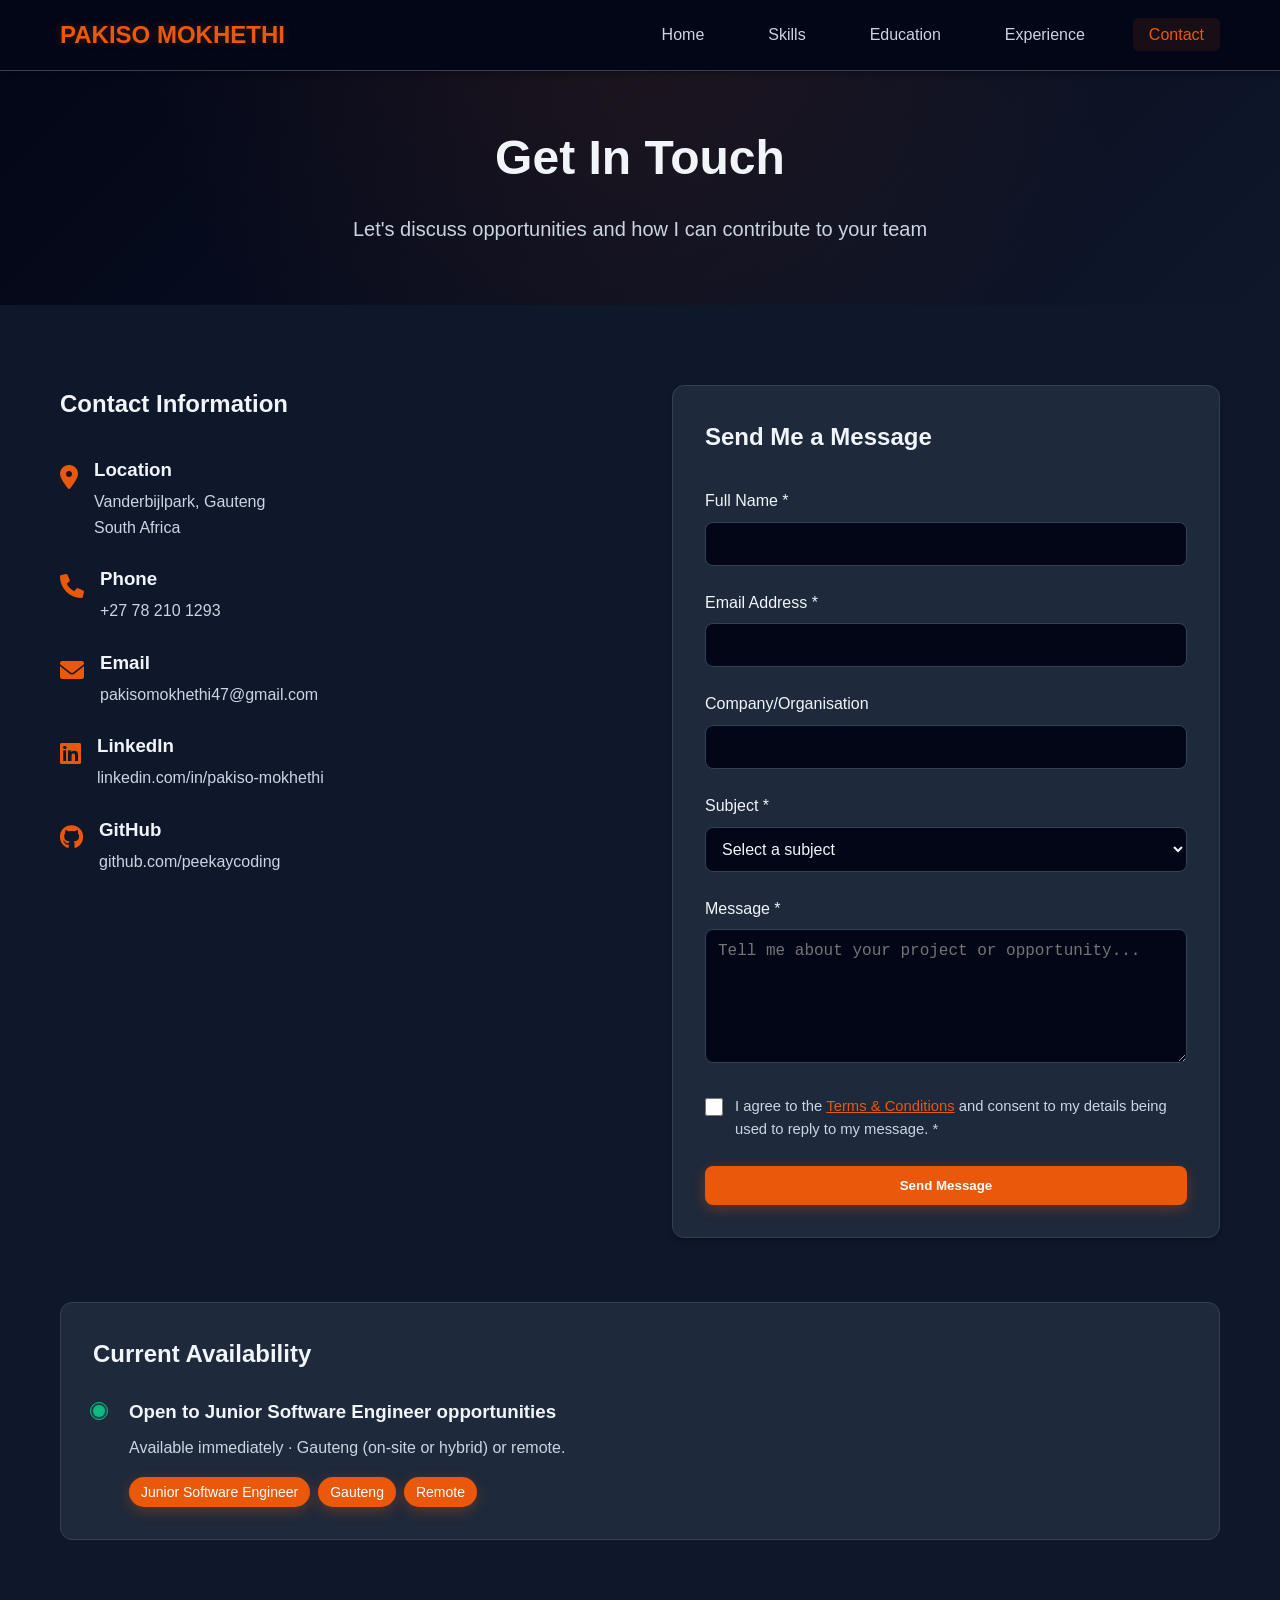
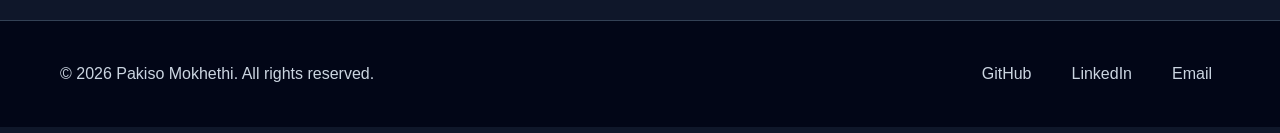
<file: contact.html>
<!DOCTYPE html>
<html lang="en">
<head>
    <meta charset="UTF-8">
    <meta name="viewport" content="width=device-width, initial-scale=1.0">
    <title>Contact | Pakiso Mokhethi</title>
    <meta name="description" content="Get in touch with Pakiso Mokhethi about Junior Software Engineer opportunities in Gauteng or remote. Available immediately.">
    <link rel="canonical" href="https://peekaycoding.github.io/pakiso-mokhethi-portfolio/contact.html">
    <meta property="og:type" content="website">
    <meta property="og:site_name" content="Pakiso Mokhethi">
    <meta property="og:title" content="Contact | Pakiso Mokhethi">
    <meta property="og:description" content="Get in touch with Pakiso Mokhethi about Junior Software Engineer opportunities in Gauteng or remote. Available immediately.">
    <meta property="og:url" content="https://peekaycoding.github.io/pakiso-mokhethi-portfolio/contact.html">
    <meta property="og:image" content="https://peekaycoding.github.io/pakiso-mokhethi-portfolio/images/og-image.jpg">
    <meta property="og:image:width" content="1200">
    <meta property="og:image:height" content="630">
    <meta property="og:image:alt" content="Pakiso Mokhethi, Junior Software Engineer">
    <meta name="twitter:card" content="summary_large_image">
    <link rel="stylesheet" href="https://cdnjs.cloudflare.com/ajax/libs/font-awesome/6.0.0-beta3/css/all.min.css">
    <link rel="stylesheet" href="css/style.css">
    <link rel="icon" type="image/png" href="images/portfolio-icon.png">
</head>
<body>
    <nav class="navbar">
        <div class="nav-container">
            <div class="nav-logo">
                <a href="index.html">PAKISO MOKHETHI</a>
            </div>
            <ul class="nav-menu">
                <li class="nav-item"><a href="index.html" class="nav-link">Home</a></li>
                <li class="nav-item"><a href="skills.html" class="nav-link">Skills</a></li>
                <li class="nav-item"><a href="education.html" class="nav-link">Education</a></li>
                <li class="nav-item"><a href="experience.html" class="nav-link">Experience</a></li>
                <li class="nav-item"><a href="contact.html" class="nav-link active">Contact</a></li>
            </ul>
            <div class="hamburger">
                <span class="bar"></span>
                <span class="bar"></span>
                <span class="bar"></span>
            </div>
        </div>
    </nav>

    <section class="page-header">
        <div class="container">
            <h1>Get In Touch</h1>
            <p class="page-subtitle">Let's discuss opportunities and how I can contribute to your team</p>
        </div>
    </section>

    <section class="contact-section">
        <div class="container">
            <div class="contact-content">
                <div class="contact-info">
                    <h2>Contact Information</h2>
                    <div class="contact-details">
                        <div class="contact-item">
                            <div class="contact-icon"><i class="fas fa-map-marker-alt"></i></div>
                            <div class="contact-text">
                                <h3>Location</h3>
                                <p>Vanderbijlpark, Gauteng<br>South Africa</p>
                            </div>
                        </div>
                        <div class="contact-item">
                            <div class="contact-icon"><i class="fas fa-phone"></i></div>
                            <div class="contact-text">
                                <h3>Phone</h3>
                                <p><a href="tel:+27782101293">+27 78 210 1293</a></p>
                            </div>
                        </div>
                        <div class="contact-item">
                            <div class="contact-icon"><i class="fas fa-envelope"></i></div>
                            <div class="contact-text">
                                <h3>Email</h3>
                                <p>pakisomokhethi47@gmail.com</p>
                            </div>
                        </div>
                        <div class="contact-item">
                            <div class="contact-icon"><i class="fab fa-linkedin"></i></div>
                            <div class="contact-text">
                                <h3>LinkedIn</h3>
                                <p>linkedin.com/in/pakiso-mokhethi</p>
                            </div>
                        </div>
                        <div class="contact-item">
                            <div class="contact-icon"><i class="fab fa-github"></i></div>
                            <div class="contact-text">
                                <h3>GitHub</h3>
                                <p>github.com/peekaycoding</p>
                            </div>
                        </div>
                    </div>
                </div>

                <div class="contact-form-container">
                    <h2>Send Me a Message</h2>
                    <form class="contact-form" id="contactForm" action="https://formspree.io/f/mqedjvnn" method="post">
                        <div class="form-group">
                            <label for="name">Full Name *</label>
                            <input type="text" id="name" name="name" required>
                        </div>
                        <div class="form-group">
                            <label for="email">Email Address *</label>
                            <input type="email" id="email" name="email" required>
                        </div>
                        <div class="form-group">
                            <label for="company">Company/Organisation</label>
                            <input type="text" id="company" name="company">
                        </div>
                        <div class="form-group">
                            <label for="subject">Subject *</label>
                            <select id="subject" name="subject" required>
                                <option value="">Select a subject</option>
                                <option value="job-opportunity">Job Opportunity</option>
                                <option value="project-inquiry">Project Inquiry</option>
                                <option value="collaboration">Collaboration</option>
                                <option value="information">General Information</option>
                                <option value="other">Other</option>
                            </select>
                        </div>
                        <div class="form-group">
                            <label for="message">Message *</label>
                            <textarea id="message" name="message" rows="6" required placeholder="Tell me about your project or opportunity..."></textarea>
                        </div>
                        <div class="form-group form-consent">
                            <input type="checkbox" id="terms" name="terms_accepted" value="yes" required>
                            <label for="terms">I agree to the <button type="button" class="link-button" id="openTerms" aria-haspopup="dialog">Terms &amp; Conditions</button> and consent to my details being used to reply to my message. *</label>
                        </div>
                        <button type="submit" class="btn btn-primary btn-full">Send Message</button>
                    </form>
                </div>
            </div>

            <div class="availability-section">
                <h2>Current Availability</h2>
                <div class="availability-status">
                    <div class="status-indicator available"></div>
                    <div class="status-content">
                        <h3>Open to Junior Software Engineer opportunities</h3>
                        <p>Available immediately · Gauteng (on-site or hybrid) or remote.</p>
                        <div class="opportunity-types">
                            <span class="opportunity-tag">Junior Software Engineer</span>
                            <span class="opportunity-tag">Gauteng</span>
                            <span class="opportunity-tag">Remote</span>
                        </div>
                    </div>
                </div>
            </div>
        </div>
    </section>

    <dialog class="terms-modal" id="termsModal" aria-labelledby="termsTitle">
        <div class="terms-modal-header">
            <div>
                <h2 id="termsTitle">Terms &amp; Conditions</h2>
                <p class="legal-updated">Last updated: 6 November 2026</p>
            </div>
            <button type="button" class="terms-modal-close" id="closeTerms" aria-label="Close">&times;</button>
        </div>
        <div class="terms-modal-body legal-content">
            <h3>1. About this website</h3>
            <p>This is the personal portfolio of Pakiso Mokhethi, a software engineer based in Gauteng, South Africa. By using this website or its contact form, you agree to these terms.</p>

            <h3>2. The contact form</h3>
            <p>When you send a message, the following information is collected:</p>
            <ul>
                <li>your name and email address</li>
                <li>your company or organisation, if you provide it</li>
                <li>the subject and content of your message</li>
            </ul>
            <p>This information is used only to read and reply to your message. It is not sold, shared for marketing, or added to a mailing list.</p>

            <h3>3. Who processes your information</h3>
            <p>Messages are delivered through <a href="https://formspree.io/legal/privacy-policy" target="_blank" rel="noopener">Formspree</a>, a form service that forwards them by email. The form is protected by Google reCAPTCHA, which is subject to Google's <a href="https://policies.google.com/privacy" target="_blank" rel="noopener">Privacy Policy</a> and <a href="https://policies.google.com/terms" target="_blank" rel="noopener">Terms of Service</a>. These services may process your information outside South Africa.</p>

            <h3>4. How long your information is kept</h3>
            <p>Your message is kept only for as long as it is needed to respond to you and follow up on any opportunity you raise. You can ask for it to be deleted at any time.</p>

            <h3>5. Your rights (POPIA)</h3>
            <p>Under the Protection of Personal Information Act (POPIA), you may ask to see, correct or delete the personal information you have sent. Email <a href="mailto:pakisomokhethi47@gmail.com">pakisomokhethi47@gmail.com</a> to make a request. If you are not satisfied with the response, you may complain to the <a href="https://inforegulator.org.za" target="_blank" rel="noopener">Information Regulator</a>.</p>

            <h3>6. Website content</h3>
            <p>Project descriptions on this site are summaries of my own work. Work done for employers and clients is described in general terms, and its source code is private and cannot be shared. Content is provided for information only and may change without notice.</p>

            <h3>7. External links</h3>
            <p>This site links to external websites such as GitHub, LinkedIn and live project sites. I am not responsible for their content or privacy practices.</p>

            <h3>8. Changes to these terms</h3>
            <p>These terms may be updated from time to time. The date at the top of this page shows when they were last changed.</p>
        </div>
        <div class="terms-modal-footer">
            <button type="button" class="btn btn-secondary" id="dismissTerms">Close</button>
            <button type="button" class="btn btn-primary" id="acceptTerms">I agree</button>
        </div>
    </dialog>

    <footer class="footer">
        <div class="container">
            <p>&copy; <span class="current-year">2026</span> Pakiso Mokhethi. All rights reserved.</p>
            <div class="social-links">
                <a href="https://github.com/peekaycoding" target="_blank">GitHub</a>
                <a href="https://linkedin.com/in/pakiso-mokhethi" target="_blank">LinkedIn</a>
                <a href="mailto:pakisomokhethi47@gmail.com">Email</a>
            </div>
        </div>
    </footer>

    <script src="js/script.js"></script>
</body>

</html>
</file>
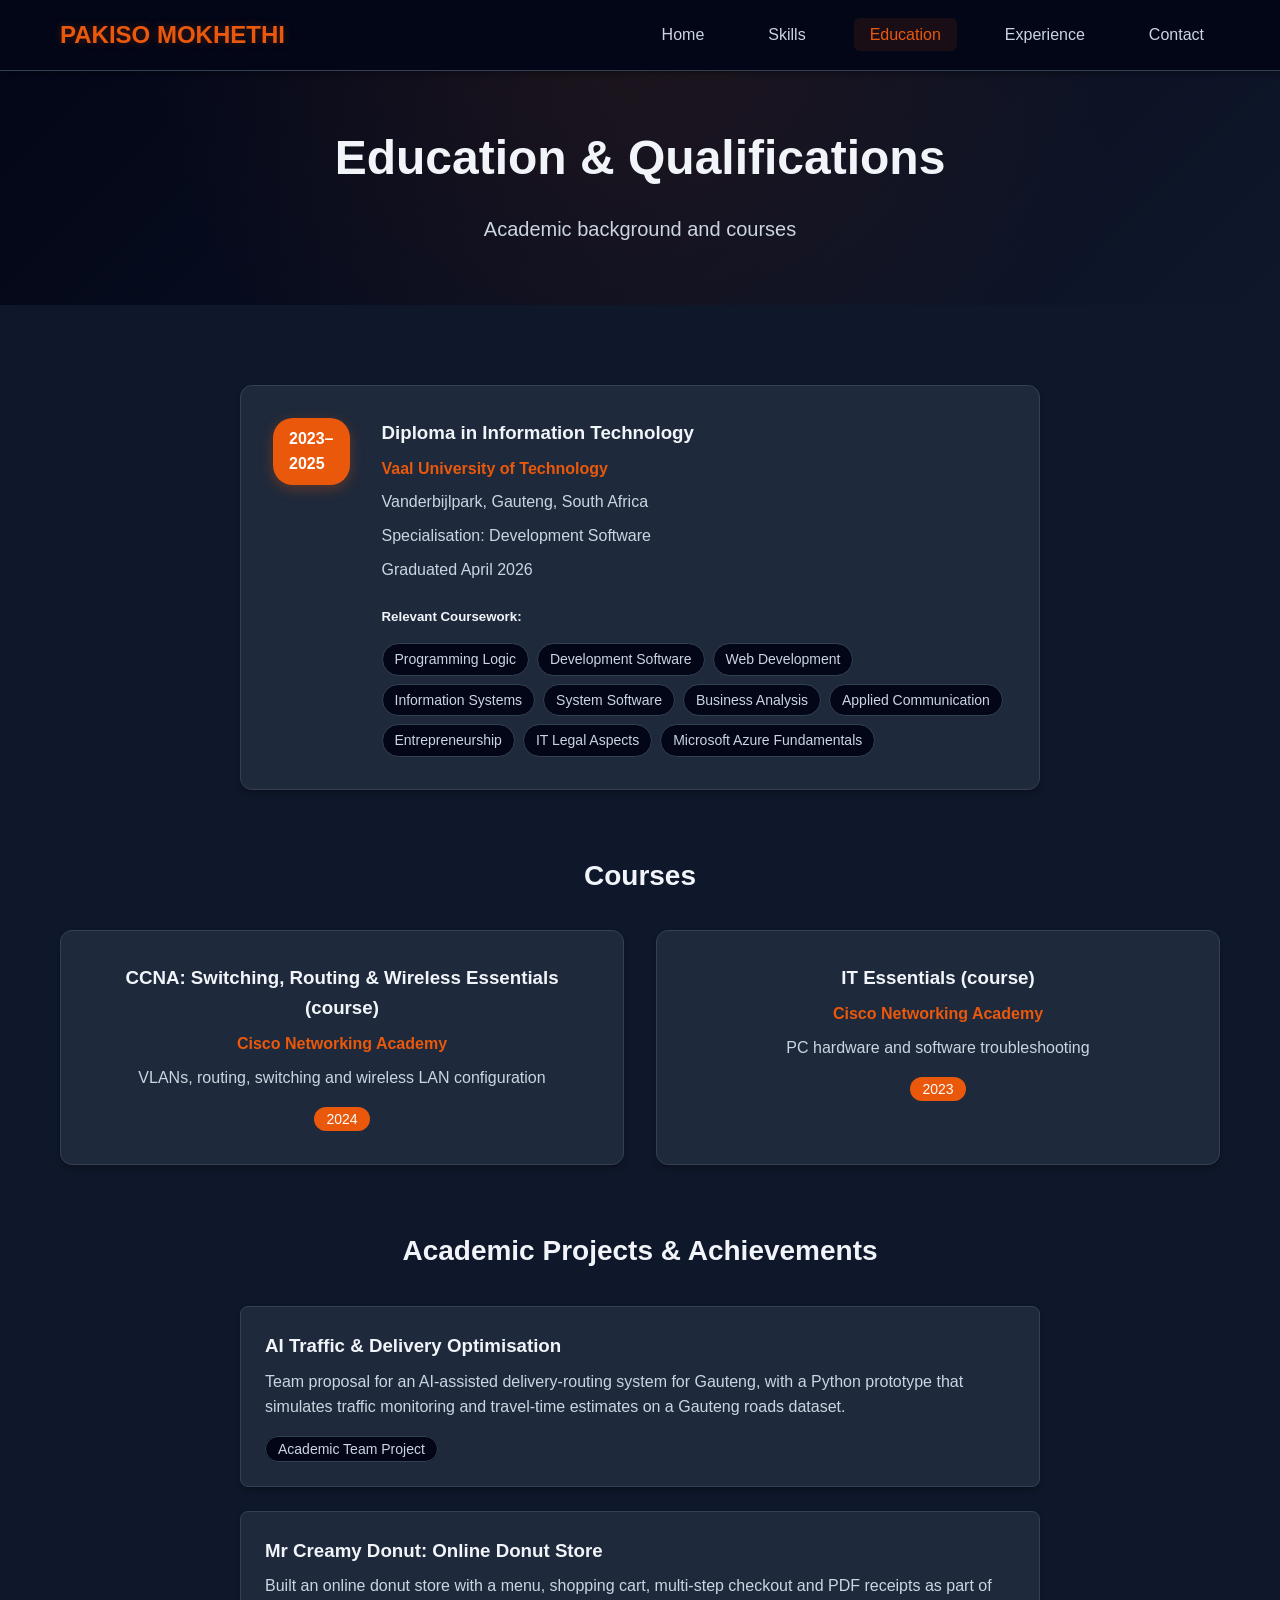
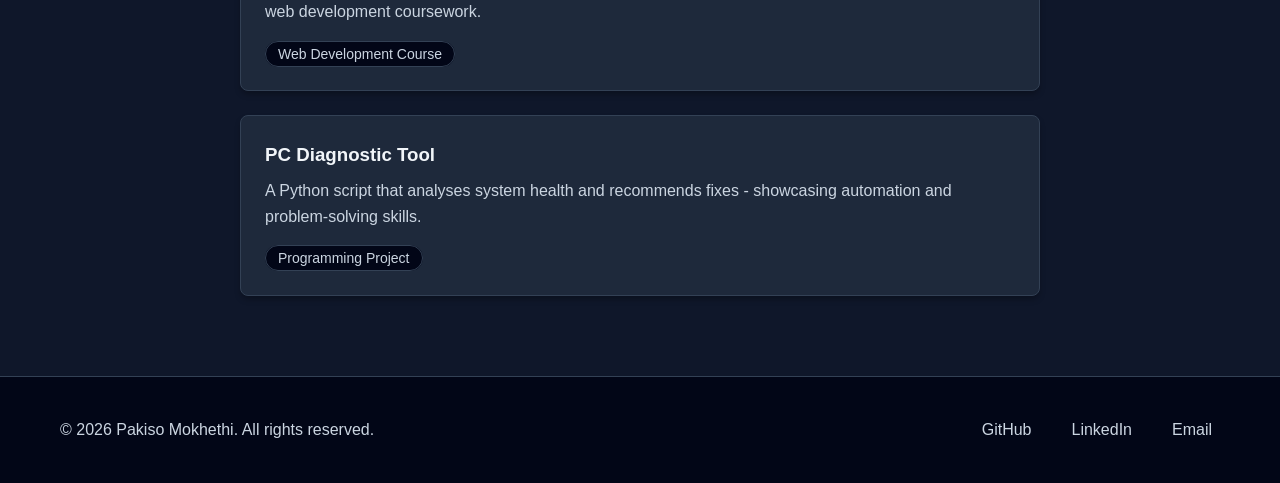
<file: education.html>
<!DOCTYPE html>
<html lang="en">
<head>
    <meta charset="UTF-8">
    <meta name="viewport" content="width=device-width, initial-scale=1.0">
    <title>Education | Pakiso Mokhethi</title>
    <meta name="description" content="Diploma in Information Technology (Development Software) from Vaal University of Technology, plus Cisco Networking Academy courses.">
    <link rel="canonical" href="https://peekaycoding.github.io/pakiso-mokhethi-portfolio/education.html">
    <meta property="og:type" content="website">
    <meta property="og:site_name" content="Pakiso Mokhethi">
    <meta property="og:title" content="Education | Pakiso Mokhethi">
    <meta property="og:description" content="Diploma in Information Technology (Development Software) from Vaal University of Technology, plus Cisco Networking Academy courses.">
    <meta property="og:url" content="https://peekaycoding.github.io/pakiso-mokhethi-portfolio/education.html">
    <meta property="og:image" content="https://peekaycoding.github.io/pakiso-mokhethi-portfolio/images/og-image.jpg">
    <meta property="og:image:width" content="1200">
    <meta property="og:image:height" content="630">
    <meta property="og:image:alt" content="Pakiso Mokhethi, Junior Software Engineer">
    <meta name="twitter:card" content="summary_large_image">
    <link rel="stylesheet" href="css/style.css">
    <link rel="icon" type="image/png" href="images/portfolio-icon.png">
</head>
<body>
    <nav class="navbar">
        <div class="nav-container">
            <div class="nav-logo">
                <a href="index.html">PAKISO MOKHETHI</a>
            </div>
            <ul class="nav-menu">
                <li class="nav-item"><a href="index.html" class="nav-link">Home</a></li>
                <li class="nav-item"><a href="skills.html" class="nav-link">Skills</a></li>
                <li class="nav-item"><a href="education.html" class="nav-link active">Education</a></li>
                <li class="nav-item"><a href="experience.html" class="nav-link">Experience</a></li>
                <li class="nav-item"><a href="contact.html" class="nav-link">Contact</a></li>
            </ul>
            <div class="hamburger">
                <span class="bar"></span>
                <span class="bar"></span>
                <span class="bar"></span>
            </div>
        </div>
    </nav>

    <section class="page-header">
        <div class="container">
            <h1>Education & Qualifications</h1>
            <p class="page-subtitle">Academic background and courses</p>
        </div>
    </section>

    <section class="education-section">
        <div class="container">
            <div class="education-timeline">
                <div class="education-item">
                    <div class="edu-date">2023–2025</div>
                    <div class="edu-content">
                        <h3>Diploma in Information Technology</h3>
                        <h4>Vaal University of Technology</h4>
                        <p class="edu-location">Vanderbijlpark, Gauteng, South Africa</p>
                        <p class="edu-specialization">Specialisation: Development Software</p>
                        <p class="edu-status">Graduated April 2026</p>
                        
                        <div class="coursework">
                            <h5>Relevant Coursework:</h5>
                            <div class="courses-grid">
                                <span class="course-tag">Programming Logic</span>
                                <span class="course-tag">Development Software</span>
                                <span class="course-tag">Web Development</span>
                                <span class="course-tag">Information Systems</span>
                                <span class="course-tag">System Software</span>
                                <span class="course-tag">Business Analysis</span>
                                <span class="course-tag">Applied Communication</span>
                                <span class="course-tag">Entrepreneurship</span>
                                <span class="course-tag">IT Legal Aspects</span>
                                <span class="course-tag">Microsoft Azure Fundamentals</span>
                            </div>
                        </div>
                    </div>
                </div>
            </div>

            <div class="certifications-section">
                <h2>Courses</h2>
                <div class="certs-grid">
                    <div class="cert-card">
                        <h3>CCNA: Switching, Routing &amp; Wireless Essentials (course)</h3>
                        <p class="cert-org">Cisco Networking Academy</p>
                        <p class="cert-desc">VLANs, routing, switching and wireless LAN configuration</p>
                        <span class="cert-year">2024</span>
                    </div>
                    <div class="cert-card">
                        <h3>IT Essentials (course)</h3>
                        <p class="cert-org">Cisco Networking Academy</p>
                        <p class="cert-desc">PC hardware and software troubleshooting</p>
                        <span class="cert-year">2023</span>
                    </div>
                </div>
            </div>

            <div class="academic-projects">
                <h2>Academic Projects & Achievements</h2>
                <div class="projects-list">
                    <div class="academic-project">
                        <h3>AI Traffic &amp; Delivery Optimisation</h3>
                        <p>Team proposal for an AI-assisted delivery-routing system for Gauteng, with a Python prototype that simulates traffic monitoring and travel-time estimates on a Gauteng roads dataset.</p>
                        <span class="project-context">Academic Team Project</span>
                    </div>
                    <div class="academic-project">
                        <h3>Mr Creamy Donut: Online Donut Store</h3>
                        <p>Built an online donut store with a menu, shopping cart, multi-step checkout and PDF receipts as part of web development coursework.</p>
                        <span class="project-context">Web Development Course</span>
                    </div>
                    <div class="academic-project">
                        <h3>PC Diagnostic Tool</h3>
                        <p>A Python script that analyses system health and recommends fixes - showcasing automation and problem-solving skills.</p>
                        <span class="project-context">Programming Project</span>
                    </div>
                </div>
            </div>
        </div>
    </section>

    <footer class="footer">
        <div class="container">
            <p>&copy; <span class="current-year">2026</span> Pakiso Mokhethi. All rights reserved.</p>
            <div class="social-links">
                <a href="https://github.com/peekaycoding" target="_blank">GitHub</a>
                <a href="https://linkedin.com/in/pakiso-mokhethi" target="_blank">LinkedIn</a>
                <a href="mailto:pakisomokhethi47@gmail.com">Email</a>
            </div>
        </div>
    </footer>

    <script src="js/script.js"></script>
</body>

</html>
</file>
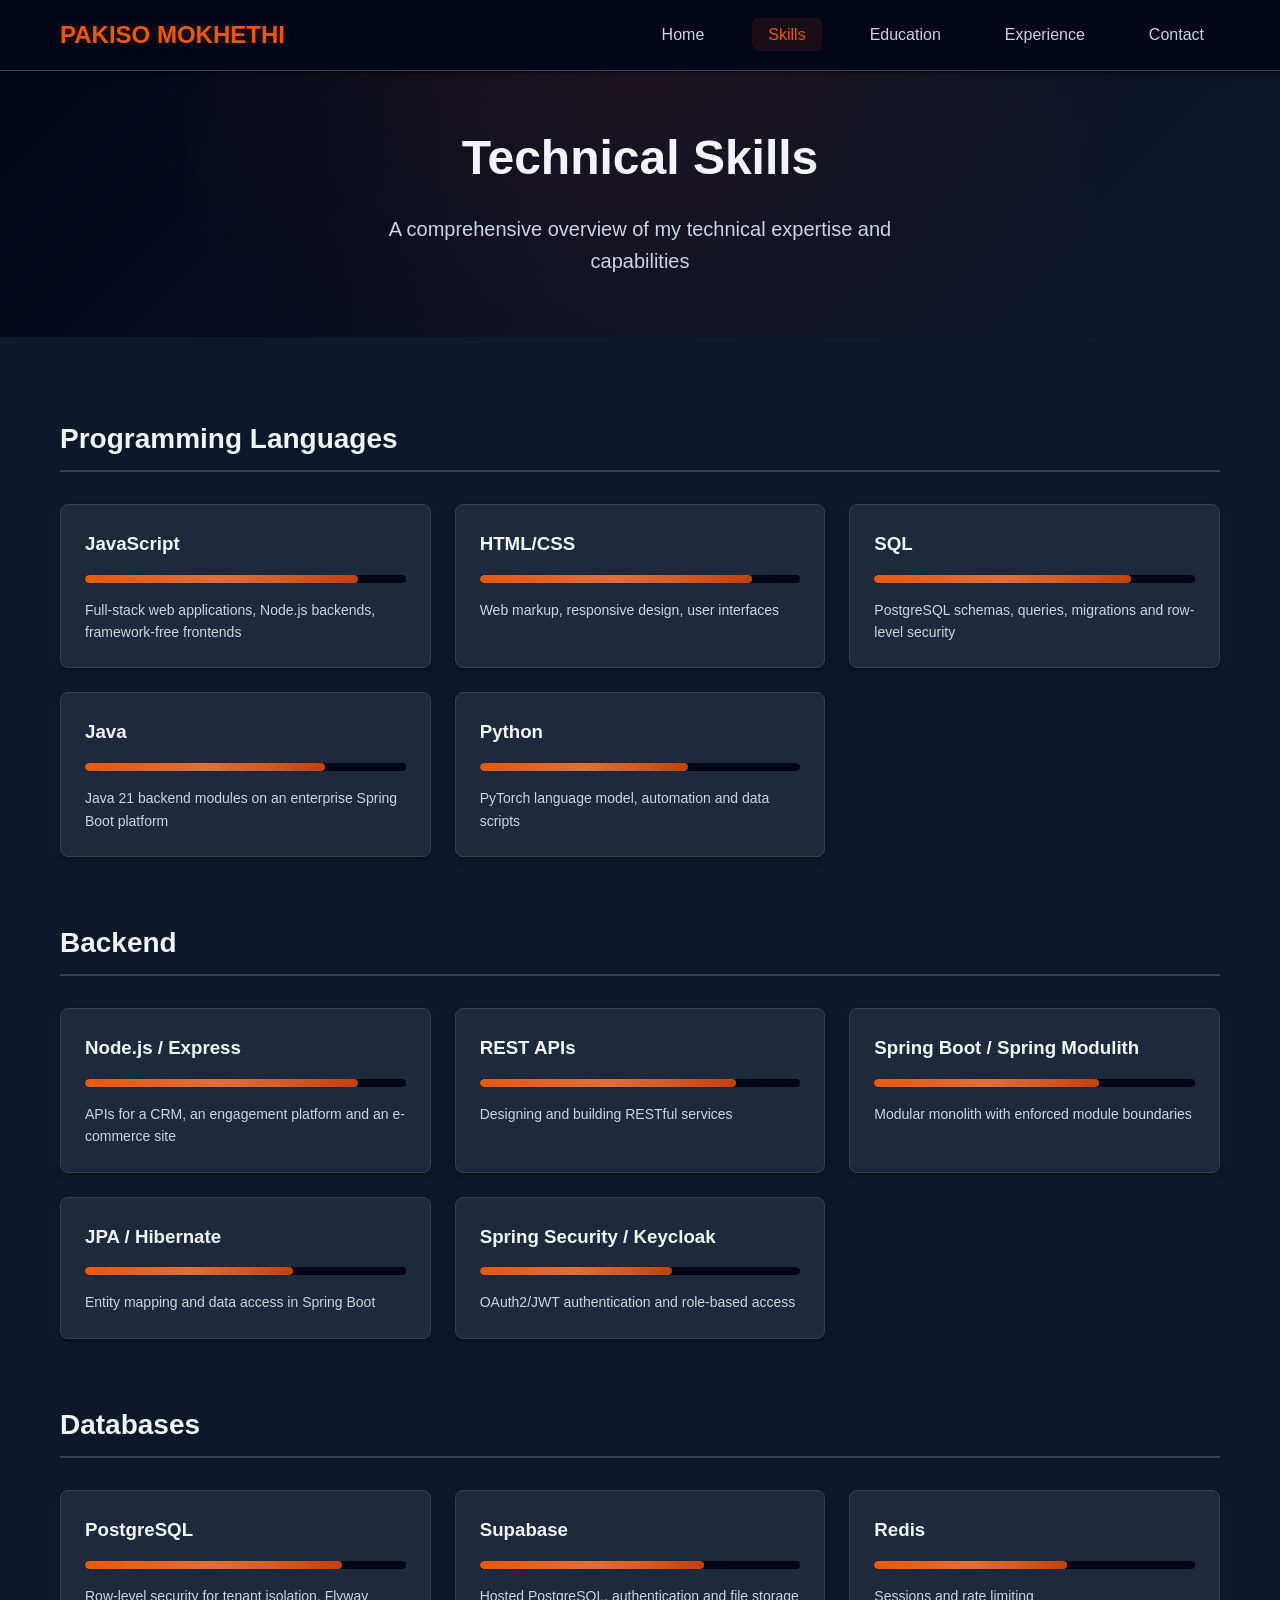
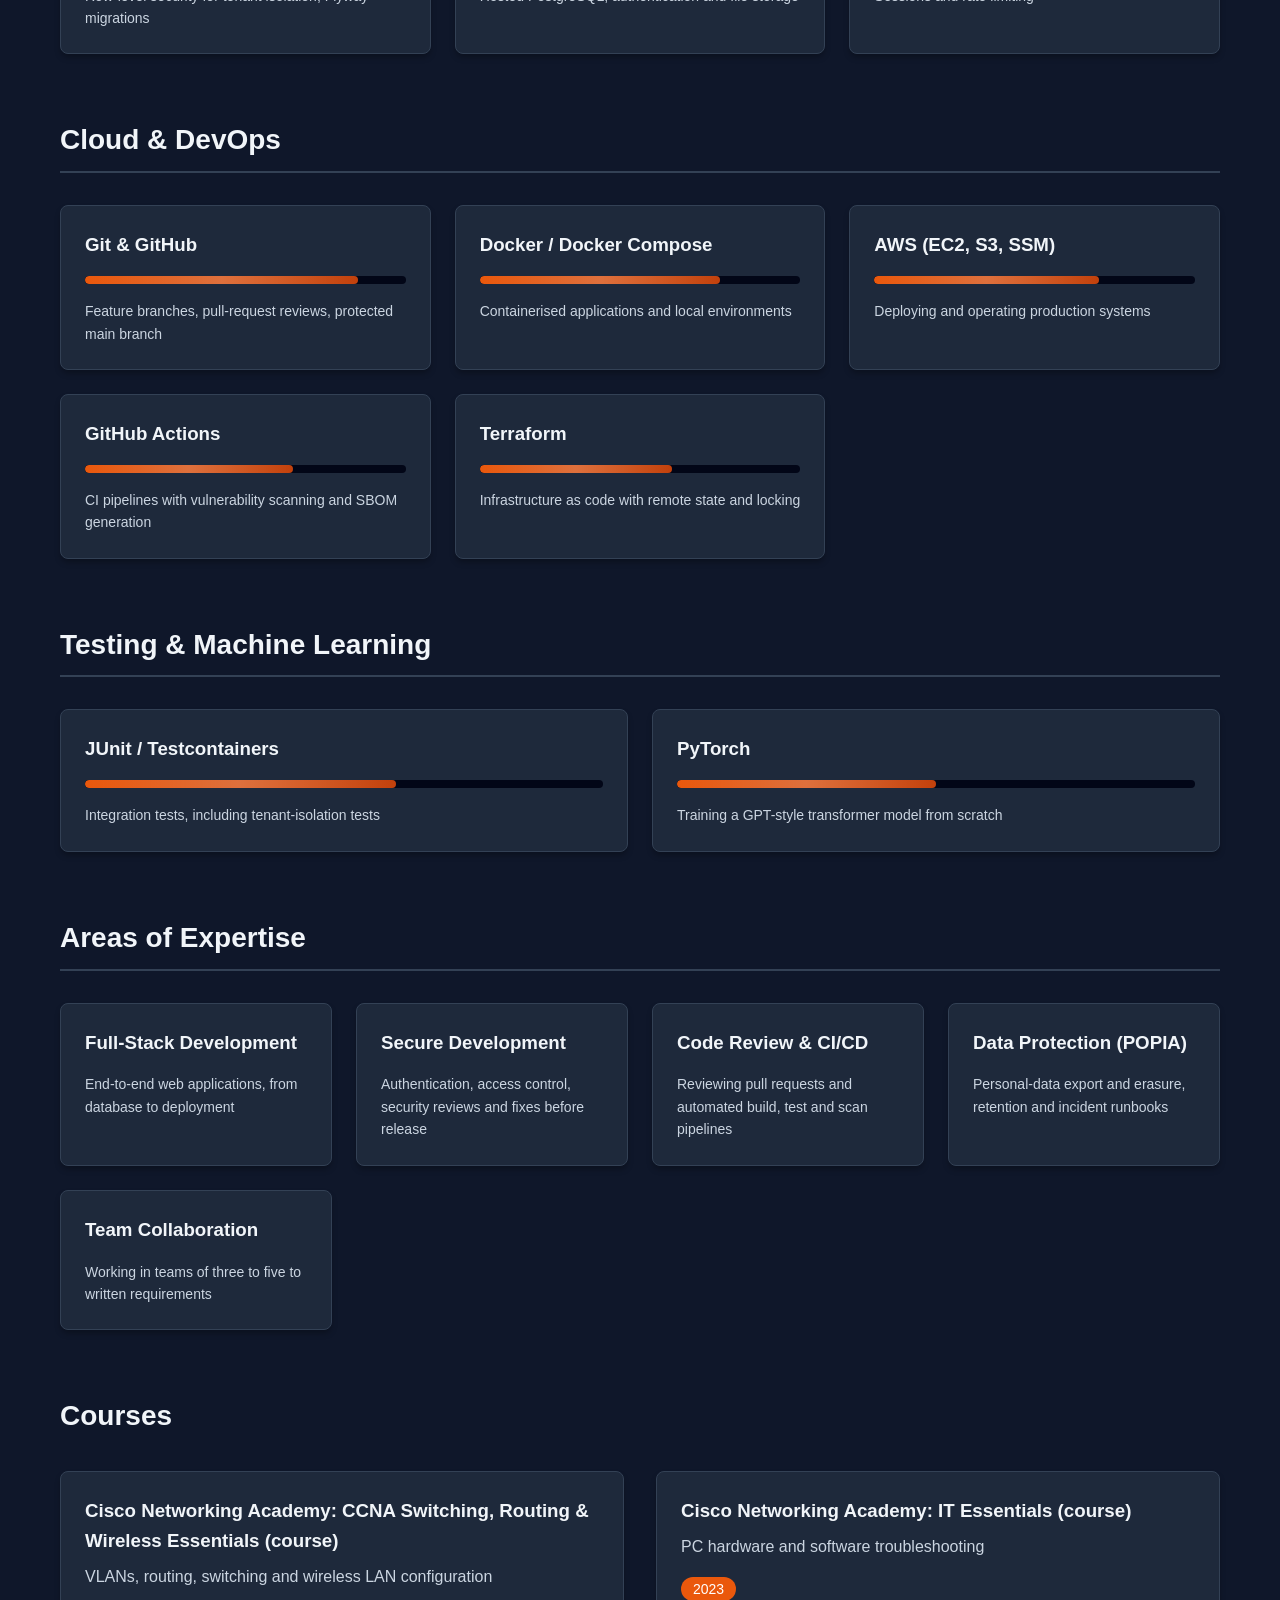
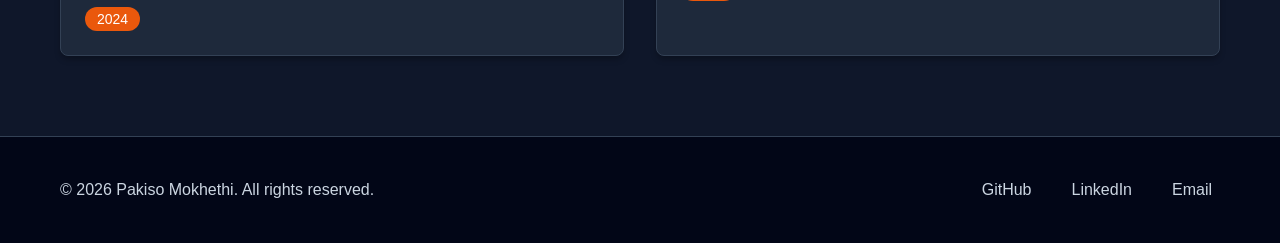
<file: skills.html>
<!DOCTYPE html>
<html lang="en">
<head>
    <meta charset="UTF-8">
    <meta name="viewport" content="width=device-width, initial-scale=1.0">
    <title>Skills | Pakiso Mokhethi</title>
    <meta name="description" content="Technical skills: Java, JavaScript, Python, Spring Boot, Node.js, PostgreSQL, Redis, Supabase, AWS, Docker, Terraform and GitHub Actions.">
    <link rel="canonical" href="https://peekaycoding.github.io/pakiso-mokhethi-portfolio/skills.html">
    <meta property="og:type" content="website">
    <meta property="og:site_name" content="Pakiso Mokhethi">
    <meta property="og:title" content="Skills | Pakiso Mokhethi">
    <meta property="og:description" content="Technical skills: Java, JavaScript, Python, Spring Boot, Node.js, PostgreSQL, Redis, Supabase, AWS, Docker, Terraform and GitHub Actions.">
    <meta property="og:url" content="https://peekaycoding.github.io/pakiso-mokhethi-portfolio/skills.html">
    <meta property="og:image" content="https://peekaycoding.github.io/pakiso-mokhethi-portfolio/images/og-image.jpg">
    <meta property="og:image:width" content="1200">
    <meta property="og:image:height" content="630">
    <meta property="og:image:alt" content="Pakiso Mokhethi, Junior Software Engineer">
    <meta name="twitter:card" content="summary_large_image">
    <link rel="stylesheet" href="css/style.css">
    <link rel="icon" type="image/png" href="images/portfolio-icon.png">
</head>
<body>
    <nav class="navbar">
        <div class="nav-container">
            <div class="nav-logo">
                <a href="index.html">PAKISO MOKHETHI</a>
            </div>
            <ul class="nav-menu">
                <li class="nav-item"><a href="index.html" class="nav-link">Home</a></li>
                <li class="nav-item"><a href="skills.html" class="nav-link active">Skills</a></li>
                <li class="nav-item"><a href="education.html" class="nav-link">Education</a></li>
                <li class="nav-item"><a href="experience.html" class="nav-link">Experience</a></li>
                <li class="nav-item"><a href="contact.html" class="nav-link">Contact</a></li>
            </ul>
            <div class="hamburger">
                <span class="bar"></span>
                <span class="bar"></span>
                <span class="bar"></span>
            </div>
        </div>
    </nav>

    <section class="page-header">
        <div class="container">
            <h1>Technical Skills</h1>
            <p class="page-subtitle">A comprehensive overview of my technical expertise and capabilities</p>
        </div>
    </section>

    <section class="skills-section">
        <div class="container">
            <div class="skills-categories">
                <div class="skill-category">
                    <h2>Programming Languages</h2>
                    <div class="skills-grid">
                        <div class="skill-item">
                            <h3>JavaScript</h3>
                            <div class="skill-level">
                                <div class="skill-bar" data-level="85"></div>
                            </div>
                            <p>Full-stack web applications, Node.js backends, framework-free frontends</p>
                        </div>
                        <div class="skill-item">
                            <h3>HTML/CSS</h3>
                            <div class="skill-level">
                                <div class="skill-bar" data-level="85"></div>
                            </div>
                            <p>Web markup, responsive design, user interfaces</p>
                        </div>
                        <div class="skill-item">
                            <h3>SQL</h3>
                            <div class="skill-level">
                                <div class="skill-bar" data-level="80"></div>
                            </div>
                            <p>PostgreSQL schemas, queries, migrations and row-level security</p>
                        </div>
                        <div class="skill-item">
                            <h3>Java</h3>
                            <div class="skill-level">
                                <div class="skill-bar" data-level="75"></div>
                            </div>
                            <p>Java 21 backend modules on an enterprise Spring Boot platform</p>
                        </div>
                        <div class="skill-item">
                            <h3>Python</h3>
                            <div class="skill-level">
                                <div class="skill-bar" data-level="65"></div>
                            </div>
                            <p>PyTorch language model, automation and data scripts</p>
                        </div>
                    </div>
                </div>

                <div class="skill-category">
                    <h2>Backend</h2>
                    <div class="skills-grid">
                        <div class="skill-item">
                            <h3>Node.js / Express</h3>
                            <div class="skill-level">
                                <div class="skill-bar" data-level="85"></div>
                            </div>
                            <p>APIs for a CRM, an engagement platform and an e-commerce site</p>
                        </div>
                        <div class="skill-item">
                            <h3>REST APIs</h3>
                            <div class="skill-level">
                                <div class="skill-bar" data-level="80"></div>
                            </div>
                            <p>Designing and building RESTful services</p>
                        </div>
                        <div class="skill-item">
                            <h3>Spring Boot / Spring Modulith</h3>
                            <div class="skill-level">
                                <div class="skill-bar" data-level="70"></div>
                            </div>
                            <p>Modular monolith with enforced module boundaries</p>
                        </div>
                        <div class="skill-item">
                            <h3>JPA / Hibernate</h3>
                            <div class="skill-level">
                                <div class="skill-bar" data-level="65"></div>
                            </div>
                            <p>Entity mapping and data access in Spring Boot</p>
                        </div>
                        <div class="skill-item">
                            <h3>Spring Security / Keycloak</h3>
                            <div class="skill-level">
                                <div class="skill-bar" data-level="60"></div>
                            </div>
                            <p>OAuth2/JWT authentication and role-based access</p>
                        </div>
                    </div>
                </div>

                <div class="skill-category">
                    <h2>Databases</h2>
                    <div class="skills-grid">
                        <div class="skill-item">
                            <h3>PostgreSQL</h3>
                            <div class="skill-level">
                                <div class="skill-bar" data-level="80"></div>
                            </div>
                            <p>Row-level security for tenant isolation, Flyway migrations</p>
                        </div>
                        <div class="skill-item">
                            <h3>Supabase</h3>
                            <div class="skill-level">
                                <div class="skill-bar" data-level="70"></div>
                            </div>
                            <p>Hosted PostgreSQL, authentication and file storage</p>
                        </div>
                        <div class="skill-item">
                            <h3>Redis</h3>
                            <div class="skill-level">
                                <div class="skill-bar" data-level="60"></div>
                            </div>
                            <p>Sessions and rate limiting</p>
                        </div>
                    </div>
                </div>

                <div class="skill-category">
                    <h2>Cloud &amp; DevOps</h2>
                    <div class="skills-grid">
                        <div class="skill-item">
                            <h3>Git & GitHub</h3>
                            <div class="skill-level">
                                <div class="skill-bar" data-level="85"></div>
                            </div>
                            <p>Feature branches, pull-request reviews, protected main branch</p>
                        </div>
                        <div class="skill-item">
                            <h3>Docker / Docker Compose</h3>
                            <div class="skill-level">
                                <div class="skill-bar" data-level="75"></div>
                            </div>
                            <p>Containerised applications and local environments</p>
                        </div>
                        <div class="skill-item">
                            <h3>AWS (EC2, S3, SSM)</h3>
                            <div class="skill-level">
                                <div class="skill-bar" data-level="70"></div>
                            </div>
                            <p>Deploying and operating production systems</p>
                        </div>
                        <div class="skill-item">
                            <h3>GitHub Actions</h3>
                            <div class="skill-level">
                                <div class="skill-bar" data-level="65"></div>
                            </div>
                            <p>CI pipelines with vulnerability scanning and SBOM generation</p>
                        </div>
                        <div class="skill-item">
                            <h3>Terraform</h3>
                            <div class="skill-level">
                                <div class="skill-bar" data-level="60"></div>
                            </div>
                            <p>Infrastructure as code with remote state and locking</p>
                        </div>
                    </div>
                </div>

                <div class="skill-category">
                    <h2>Testing &amp; Machine Learning</h2>
                    <div class="skills-grid">
                        <div class="skill-item">
                            <h3>JUnit / Testcontainers</h3>
                            <div class="skill-level">
                                <div class="skill-bar" data-level="60"></div>
                            </div>
                            <p>Integration tests, including tenant-isolation tests</p>
                        </div>
                        <div class="skill-item">
                            <h3>PyTorch</h3>
                            <div class="skill-level">
                                <div class="skill-bar" data-level="50"></div>
                            </div>
                            <p>Training a GPT-style transformer model from scratch</p>
                        </div>
                    </div>
                </div>

                <div class="skill-category">
                    <h2>Areas of Expertise</h2>
                    <div class="expertise-grid">
                        <div class="expertise-item">
                            <h3>Full-Stack Development</h3>
                            <p>End-to-end web applications, from database to deployment</p>
                        </div>
                        <div class="expertise-item">
                            <h3>Secure Development</h3>
                            <p>Authentication, access control, security reviews and fixes before release</p>
                        </div>
                        <div class="expertise-item">
                            <h3>Code Review & CI/CD</h3>
                            <p>Reviewing pull requests and automated build, test and scan pipelines</p>
                        </div>
                        <div class="expertise-item">
                            <h3>Data Protection (POPIA)</h3>
                            <p>Personal-data export and erasure, retention and incident runbooks</p>
                        </div>
                        <div class="expertise-item">
                            <h3>Team Collaboration</h3>
                            <p>Working in teams of three to five to written requirements</p>
                        </div>
                    </div>
                </div>
            </div>

            <div class="certifications">
                <h2>Courses</h2>
                <div class="certs-grid">
                    <div class="cert-item">
                        <h3>Cisco Networking Academy: CCNA Switching, Routing &amp; Wireless Essentials (course)</h3>
                        <p>VLANs, routing, switching and wireless LAN configuration</p>
                        <span class="cert-date">2024</span>
                    </div>
                    <div class="cert-item">
                        <h3>Cisco Networking Academy: IT Essentials (course)</h3>
                        <p>PC hardware and software troubleshooting</p>
                        <span class="cert-date">2023</span>
                    </div>
                </div>
            </div>
        </div>
    </section>

    <footer class="footer">
        <div class="container">
            <p>&copy; <span class="current-year">2026</span> Pakiso Mokhethi. All rights reserved.</p>
            <div class="social-links">
                <a href="https://github.com/peekaycoding" target="_blank">GitHub</a>
                <a href="https://linkedin.com/in/pakiso-mokhethi" target="_blank">LinkedIn</a>
                <a href="mailto:pakisomokhethi47@gmail.com">Email</a>
            </div>
        </div>
    </footer>

    <script src="js/script.js"></script>
</body>

</html>
</file>
<file: css/style.css>
/* Reset and Base Styles */
* {
    margin: 0;
    padding: 0;
    box-sizing: border-box;
}

:root {
    --primary-color: #ea580c;
    --primary-dark: #c2410c;
    --primary-light: #fdba74;
    --secondary-color: #94a3b8;
    --accent-color: #60a5fa;
    --text-dark: #f1f5f9;
    --text-light: #cbd5e1;
    --bg-dark: #0f172a;
    --bg-darker: #020617;
    --bg-card: #1e293b;
    --border-color: #334155;
    --shadow: 0 4px 6px -1px rgba(0, 0, 0, 0.3);
    --shadow-lg: 0 10px 15px -3px rgba(0, 0, 0, 0.4);
    --success-color: #10b981;
    --code-bg: #1e1e1e;
}

body {
    font-family: 'Inter', -apple-system, BlinkMacSystemFont, sans-serif;
    line-height: 1.6;
    color: var(--text-dark);
    background-color: var(--bg-dark);
    transition: all 0.3s ease;
}

.container {
    max-width: 1200px;
    margin: 0 auto;
    padding: 0 20px;
}

/* Navigation */
.navbar {
    background: var(--bg-darker);
    box-shadow: var(--shadow);
    position: fixed;
    top: 0;
    width: 100%;
    z-index: 1000;
    border-bottom: 1px solid var(--border-color);
}

.nav-container {
    max-width: 1200px;
    margin: 0 auto;
    padding: 0 20px;
    display: flex;
    justify-content: space-between;
    align-items: center;
    height: 70px;
}

.nav-logo a {
    font-size: 1.5rem;
    font-weight: 800;
    color: var(--primary-color);
    text-decoration: none;
    text-shadow: 0 0 10px rgba(234, 88, 12, 0.3);
}

.nav-menu {
    display: flex;
    list-style: none;
    gap: 2rem;
}

.nav-link {
    text-decoration: none;
    color: var(--text-light);
    font-weight: 500;
    transition: all 0.3s ease;
    padding: 0.5rem 1rem;
    border-radius: 6px;
}

.nav-link:hover,
.nav-link.active {
    color: var(--primary-color);
    background: rgba(234, 88, 12, 0.1);
}

.hamburger {
    display: none;
    flex-direction: column;
    cursor: pointer;
}

.bar {
    width: 25px;
    height: 3px;
    background: var(--text-dark);
    margin: 3px 0;
    transition: 0.3s;
}

/* Hero Section */
.hero {
    padding: 120px 0 80px;
    background: linear-gradient(135deg, var(--bg-darker) 0%, var(--bg-dark) 50%, #1e1b4b 100%);
    position: relative;
    overflow: hidden;
}

.hero::before {
    content: '';
    position: absolute;
    top: 0;
    left: 0;
    right: 0;
    bottom: 0;
    background: radial-gradient(circle at 20% 80%, rgba(234, 88, 12, 0.1) 0%, transparent 50%);
}

.hero-container {
    max-width: 1200px;
    margin: 0 auto;
    padding: 0 20px;
    display: grid;
    grid-template-columns: 1fr 1fr;
    gap: 4rem;
    align-items: center;
    position: relative;
    z-index: 1;
}

.hero-content h1 {
    font-size: 3rem;
    font-weight: 800;
    margin-bottom: 1rem;
    line-height: 1.1;
    background: linear-gradient(135deg, var(--text-dark) 0%, var(--primary-color) 100%);
    -webkit-background-clip: text;
    -webkit-text-fill-color: transparent;
    background-clip: text;
}

.highlight {
    color: var(--primary-color) !important;
    -webkit-text-fill-color: var(--primary-color) !important;
    text-shadow: 0 0 20px rgba(234, 88, 12, 0.5);
}

.hero-content h2 {
    font-size: 1.5rem;
    color: var(--text-light);
    margin-bottom: 1.5rem;
    font-weight: 400;
}

.hero-content p {
    font-size: 1.125rem;
    color: var(--text-light);
    margin-bottom: 2rem;
}

.hero-buttons {
    display: flex;
    gap: 1rem;
}

.btn {
    padding: 12px 24px;
    border-radius: 8px;
    text-decoration: none;
    font-weight: 600;
    transition: all 0.3s ease;
    display: inline-block;
    border: none;
    cursor: pointer;
    text-align: center;
}

.btn-primary {
    background: var(--primary-color);
    color: white;
    box-shadow: 0 4px 14px 0 rgba(234, 88, 12, 0.3);
}

.btn-primary:hover {
    background: var(--primary-dark);
    transform: translateY(-2px);
    box-shadow: 0 6px 20px rgba(234, 88, 12, 0.4);
}

.btn-secondary {
    background: transparent;
    color: var(--primary-color);
    border: 2px solid var(--primary-color);
}

.btn-secondary:hover {
    background: var(--primary-color);
    color: white;
    transform: translateY(-2px);
}

.btn-full {
    width: 100%;
}

.code-snippet {
    background: var(--code-bg);
    border-radius: 12px;
    padding: 2rem;
    color: #e2e8f0;
    font-family: 'Monaco', 'Consolas', monospace;
    box-shadow: var(--shadow-lg);
    line-height: 1.5;
    border: 1px solid var(--border-color);
    position: relative;
}

.code-snippet::before {
    content: '';
    position: absolute;
    top: 0;
    left: 0;
    right: 0;
    height: 2px;
    background: var(--primary-color);
}

/* Quick Links */
.quick-links {
    padding: 80px 0;
    background: var(--bg-dark);
}

.links-grid {
    display: grid;
    grid-template-columns: repeat(auto-fit, minmax(250px, 1fr));
    gap: 2rem;
}

.link-card {
    background: var(--bg-card);
    border-radius: 12px;
    padding: 2rem;
    box-shadow: var(--shadow);
    border: 1px solid var(--border-color);
    text-decoration: none;
    color: inherit;
    transition: all 0.3s ease;
    position: relative;
    overflow: hidden;
}

.link-card::before {
    content: '';
    position: absolute;
    top: 0;
    left: 0;
    right: 0;
    height: 3px;
    background: var(--primary-color);
    transform: scaleX(0);
    transition: transform 0.3s ease;
}

.link-card:hover {
    transform: translateY(-5px);
    box-shadow: var(--shadow-lg);
    border-color: var(--primary-color);
}

.link-card:hover::before {
    transform: scaleX(1);
}

.link-card h3 {
    color: var(--text-dark);
    margin-bottom: 1rem;
}

.link-card p {
    color: var(--text-light);
}

/* Page Header */
.page-header {
    padding: 120px 0 60px;
    background: linear-gradient(135deg, var(--bg-darker) 0%, var(--bg-dark) 100%);
    text-align: center;
    position: relative;
}

.page-header::before {
    content: '';
    position: absolute;
    top: 0;
    left: 0;
    right: 0;
    bottom: 0;
    background: radial-gradient(circle at 50% 0%, rgba(234, 88, 12, 0.1) 0%, transparent 70%);
}

.page-header h1 {
    font-size: 3rem;
    font-weight: 800;
    margin-bottom: 1rem;
    position: relative;
    z-index: 1;
}

.page-subtitle {
    font-size: 1.25rem;
    color: var(--text-light);
    max-width: 600px;
    margin: 0 auto;
    position: relative;
    z-index: 1;
}

/* Services Section */
.services-section {
    padding: 80px 0;
    background: var(--bg-dark);
}

.services-grid {
    display: grid;
    grid-template-columns: repeat(auto-fit, minmax(350px, 1fr));
    gap: 2rem;
}

.service-card {
    background: var(--bg-card);
    border-radius: 12px;
    padding: 2rem;
    box-shadow: var(--shadow);
    border: 1px solid var(--border-color);
    transition: all 0.3s ease;
    position: relative;
    overflow: hidden;
}

.service-card::before {
    content: '';
    position: absolute;
    top: 0;
    left: 0;
    right: 0;
    height: 3px;
    background: var(--primary-color);
    transform: scaleX(0);
    transition: transform 0.3s ease;
}

.service-card:hover {
    transform: translateY(-5px);
    box-shadow: var(--shadow-lg);
}

.service-card:hover::before {
    transform: scaleX(1);
}

.service-icon {
    font-size: 3rem;
    margin-bottom: 1rem;
    color: var(--primary-color);
}

.service-card h3 {
    margin-bottom: 1rem;
    color: var(--text-dark);
}

.service-card p {
    color: var(--text-light);
    margin-bottom: 1.5rem;
}

.service-card ul {
    list-style: none;
    color: var(--text-light);
}

.service-card li {
    margin-bottom: 0.5rem;
    position: relative;
    padding-left: 1.5rem;
}

.service-card li:before {
    content: "▸";
    color: var(--primary-color);
    position: absolute;
    left: 0;
}

/* CTA Section */
.cta-section {
    padding: 80px 0;
    background: var(--bg-darker);
    text-align: center;
    position: relative;
}

.cta-section::before {
    content: '';
    position: absolute;
    top: 0;
    left: 0;
    right: 0;
    bottom: 0;
    background: radial-gradient(circle at 50% 50%, rgba(234, 88, 12, 0.1) 0%, transparent 70%);
}

.cta-section .btn {
    position: relative;
}

.cta-section h2 {
    font-size: 2.5rem;
    margin-bottom: 1rem;
    position: relative;
    z-index: 1;
}

.cta-section p {
    font-size: 1.125rem;
    color: var(--text-light);
    margin-bottom: 2rem;
    max-width: 600px;
    margin-left: auto;
    margin-right: auto;
    position: relative;
    z-index: 1;
}

/* Skills Section */
.skills-section {
    padding: 80px 0;
    background: var(--bg-dark);
}

.skill-category {
    margin-bottom: 4rem;
}

.skill-category h2 {
    font-size: 1.75rem;
    margin-bottom: 2rem;
    color: var(--text-dark);
    border-bottom: 2px solid var(--border-color);
    padding-bottom: 0.5rem;
}

.skills-grid {
    display: grid;
    grid-template-columns: repeat(auto-fit, minmax(300px, 1fr));
    gap: 1.5rem;
}

.skill-item {
    background: var(--bg-card);
    padding: 1.5rem;
    border-radius: 8px;
    box-shadow: var(--shadow);
    border: 1px solid var(--border-color);
    transition: transform 0.3s ease;
}

.skill-item:hover {
    transform: translateY(-2px);
}

.skill-item h3 {
    margin-bottom: 1rem;
    color: var(--text-dark);
}

.skill-level {
    background: var(--bg-darker);
    border-radius: 20px;
    height: 8px;
    margin-bottom: 1rem;
    overflow: hidden;
    position: relative;
}

.skill-bar {
    background: linear-gradient(90deg, var(--primary-color), var(--primary-dark));
    height: 100%;
    border-radius: 20px;
    width: 0;
    transition: width 1s ease-in-out;
    position: relative;
}

.skill-bar::after {
    content: '';
    position: absolute;
    top: 0;
    left: 0;
    right: 0;
    bottom: 0;
    background: linear-gradient(90deg, transparent, rgba(255,255,255,0.2), transparent);
    animation: shine 2s infinite;
}

@keyframes shine {
    0% { transform: translateX(-100%); }
    100% { transform: translateX(100%); }
}

.skill-item p {
    color: var(--text-light);
    font-size: 0.875rem;
}

.expertise-grid {
    display: grid;
    grid-template-columns: repeat(auto-fit, minmax(250px, 1fr));
    gap: 1.5rem;
}

.expertise-item {
    background: var(--bg-card);
    padding: 1.5rem;
    border-radius: 8px;
    box-shadow: var(--shadow);
    border: 1px solid var(--border-color);
    transition: transform 0.3s ease;
}

.expertise-item:hover {
    transform: translateY(-2px);
}

.expertise-item h3 {
    margin-bottom: 1rem;
    color: var(--text-dark);
}

.expertise-item p {
    color: var(--text-light);
    font-size: 0.875rem;
}

.certifications {
    margin-top: 4rem;
}

.certifications h2 {
    font-size: 1.75rem;
    margin-bottom: 2rem;
    color: var(--text-dark);
}

.certs-grid {
    display: grid;
    grid-template-columns: repeat(auto-fit, minmax(300px, 1fr));
    gap: 1.5rem;
}

.cert-item {
    background: var(--bg-card);
    padding: 1.5rem;
    border-radius: 8px;
    box-shadow: var(--shadow);
    border: 1px solid var(--border-color);
    transition: transform 0.3s ease;
}

.cert-item:hover {
    transform: translateY(-2px);
}

.cert-item h3 {
    margin-bottom: 0.5rem;
    color: var(--text-dark);
}

.cert-item p {
    color: var(--text-light);
    margin-bottom: 1rem;
}

.cert-date {
    background: var(--primary-color);
    color: white;
    padding: 4px 12px;
    border-radius: 20px;
    font-size: 0.875rem;
    font-weight: 500;
}

/* Education Section */
.education-section {
    padding: 80px 0;
    background: var(--bg-dark);
}

.education-timeline {
    max-width: 800px;
    margin: 0 auto 4rem;
}

.education-item {
    display: flex;
    gap: 2rem;
    margin-bottom: 3rem;
    padding: 2rem;
    background: var(--bg-card);
    border-radius: 12px;
    box-shadow: var(--shadow);
    border: 1px solid var(--border-color);
    transition: transform 0.3s ease;
}

.education-item:hover {
    transform: translateY(-2px);
}

.edu-date {
    background: var(--primary-color);
    color: white;
    padding: 8px 16px;
    border-radius: 20px;
    height: fit-content;
    font-weight: 600;
    box-shadow: 0 4px 14px rgba(234, 88, 12, 0.3);
}

.edu-content h3 {
    margin-bottom: 0.5rem;
    color: var(--text-dark);
}

.edu-content h4 {
    color: var(--primary-color);
    margin-bottom: 0.5rem;
}

.edu-location, .edu-specialization, .edu-status {
    color: var(--text-light);
    margin-bottom: 0.5rem;
}

.coursework {
    margin-top: 1.5rem;
}

.coursework h5 {
    margin-bottom: 1rem;
    color: var(--text-dark);
}

.courses-grid {
    display: flex;
    flex-wrap: wrap;
    gap: 0.5rem;
}

.course-tag {
    background: var(--bg-darker);
    color: var(--text-light);
    padding: 4px 12px;
    border-radius: 20px;
    font-size: 0.875rem;
    border: 1px solid var(--border-color);
}

.certifications-section {
    margin-top: 4rem;
}

.certifications-section h2 {
    font-size: 1.75rem;
    margin-bottom: 2rem;
    color: var(--text-dark);
    text-align: center;
}

.certs-grid {
    display: grid;
    grid-template-columns: repeat(auto-fit, minmax(300px, 1fr));
    gap: 2rem;
}

.cert-card {
    background: var(--bg-card);
    padding: 2rem;
    border-radius: 12px;
    box-shadow: var(--shadow);
    text-align: center;
    border: 1px solid var(--border-color);
    transition: transform 0.3s ease;
}

.cert-card:hover {
    transform: translateY(-5px);
}

.cert-card h3 {
    margin-bottom: 0.5rem;
    color: var(--text-dark);
}

.cert-org {
    color: var(--primary-color);
    font-weight: 600;
    margin-bottom: 0.5rem;
}

.cert-desc {
    color: var(--text-light);
    margin-bottom: 1rem;
}

.cert-year {
    background: var(--primary-color);
    color: white;
    padding: 4px 12px;
    border-radius: 20px;
    font-size: 0.875rem;
    font-weight: 500;
}

.academic-projects {
    margin-top: 4rem;
}

.academic-projects h2 {
    font-size: 1.75rem;
    margin-bottom: 2rem;
    color: var(--text-dark);
    text-align: center;
}

.projects-list {
    display: grid;
    gap: 1.5rem;
    max-width: 800px;
    margin: 0 auto;
}

.academic-project {
    background: var(--bg-card);
    padding: 1.5rem;
    border-radius: 8px;
    box-shadow: var(--shadow);
    border: 1px solid var(--border-color);
    transition: transform 0.3s ease;
}

.academic-project:hover {
    transform: translateY(-2px);
}

.academic-project h3 {
    margin-bottom: 0.5rem;
    color: var(--text-dark);
}

.academic-project p {
    color: var(--text-light);
    margin-bottom: 1rem;
}

.project-context {
    background: var(--bg-darker);
    color: var(--text-light);
    padding: 4px 12px;
    border-radius: 20px;
    font-size: 0.875rem;
    font-weight: 500;
    border: 1px solid var(--border-color);
}

/* Experience Section */
.experience-section {
    padding: 80px 0;
    background: var(--bg-dark);
}

.projects-showcase {
    display: grid;
    gap: 4rem;
    margin-bottom: 4rem;
}

.project-featured {
    background: var(--bg-card);
    border-radius: 12px;
    box-shadow: var(--shadow);
    overflow: hidden;
    border: 1px solid var(--border-color);
}

.project-header {
    background: linear-gradient(135deg, var(--primary-color), var(--primary-dark));
    color: white;
    padding: 1.5rem 2rem;
    display: flex;
    justify-content: space-between;
    align-items: center;
}

.project-header h2 {
    margin: 0;
}

.project-date {
    background: rgba(255, 255, 255, 0.2);
    padding: 4px 12px;
    border-radius: 20px;
    font-size: 0.875rem;
    font-weight: 500;
}

/* Responsive project content */
.project-content {
    padding: 2rem;
    display: grid;
    grid-template-columns: 1fr 1fr;
    gap: 2rem;
}

/* Responsive placeholder image */
.project-image {
    width: 100%;
    display: flex;
    justify-content: center;
    align-items: center;
}

.placeholder-image {
    background: var(--bg-darker);
    border: 2px solid var(--primary-color);
    border-radius: 8px;
    width: 100%;
    max-width: 100%;
    height: auto;
    aspect-ratio: 16 / 9;
    display: flex;
    align-items: center;
    justify-content: center;
    color: var(--text-light);
    font-weight: 500;
    text-align: center;
    padding: 1rem;
}

/* Work experience: bullets at full width */
.work-role .project-content {
    grid-template-columns: 1fr;
}

/* Real images inside project-image */
.project-image img {
    width: 100%;
    height: auto;
    border-radius: 8px;
    display: block;
}

.project-details h3 {
    margin: 1.5rem 0 1rem;
    color: var(--text-dark);
}

.project-details h3:first-child {
    margin-top: 0;
}

.project-details p {
    color: var(--text-light);
    margin-bottom: 1.5rem;
}

.project-details ul {
    list-style-position: inside;
    color: var(--text-light);
    margin-bottom: 1.5rem;
}

.project-details li {
    margin-bottom: 0.5rem;
}

.tech-used {
    margin: 2rem 0;
}

.tech-tags {
    display: flex;
    flex-wrap: wrap;
    gap: 0.5rem;
}

.tech-tag {
    background: rgba(234, 88, 12, 0.1);
    color: var(--primary-color);
    padding: 4px 12px;
    border-radius: 20px;
    font-size: 0.875rem;
    font-weight: 500;
    border: 1px solid rgba(234, 88, 12, 0.3);
}

.project-links {
    margin-top: 2rem;
    display: flex;
    flex-wrap: wrap;
    gap: 0.75rem;
}

.technical-experience {
    margin-top: 4rem;
}

.technical-experience h2 {
    font-size: 1.75rem;
    margin-bottom: 2rem;
    color: var(--text-dark);
    text-align: center;
}

.competencies-grid {
    display: grid;
    grid-template-columns: repeat(auto-fit, minmax(250px, 1fr));
    gap: 1.5rem;
}

.competency-item {
    background: var(--bg-card);
    padding: 1.5rem;
    border-radius: 8px;
    box-shadow: var(--shadow);
    border: 1px solid var(--border-color);
    text-align: center;
    transition: transform 0.3s ease;
}

.competency-item:hover {
    transform: translateY(-2px);
}

.competency-item h3 {
    margin-bottom: 1rem;
    color: var(--text-dark);
}

.competency-item p {
    color: var(--text-light);
    font-size: 0.875rem;
}

/* Section headings and work-experience role card */
.section-heading {
    font-size: 1.75rem;
    margin-bottom: 2rem;
    color: var(--text-dark);
    scroll-margin-top: 90px;
}

.text-only .project-content {
    grid-template-columns: 1fr;
}

.project-header h2:has(+ .role-company) {
    margin-bottom: 0.25rem;
}

.role-company {
    margin: 0;
    opacity: 0.9;
}

.work-role .project-details ul,
.text-only .project-details ul {
    list-style-position: outside;
    padding-left: 1.25rem;
}

.work-role .project-details ul {
    margin-bottom: 0;
}

.work-role .project-details li,
.text-only .project-details li {
    margin-bottom: 0.875rem;
}

.work-role .project-details strong {
    color: var(--text-dark);
}

.project-details a:not(.btn) {
    color: var(--primary-color);
}

.project-details .project-note {
    margin: 1rem 0 0;
    font-size: 0.875rem;
    font-style: italic;
}

/* Earlier work: smaller cards, two per row */
.earlier-grid {
    display: grid;
    grid-template-columns: repeat(auto-fit, minmax(300px, 1fr));
    gap: 2rem;
    margin-bottom: 4rem;
}

.compact .project-header {
    padding: 1rem 1.5rem;
}

.compact .project-header h2 {
    font-size: 1.2rem;
}

.compact .project-content {
    padding: 1.5rem;
}

.compact .project-links {
    margin-top: 1.5rem;
}

/* Mobile responsive for experience section */
@media (max-width: 768px) {
    .project-content {
        grid-template-columns: 1fr;
        gap: 1.5rem;
        padding: 1.5rem;
    }
    
    .placeholder-image {
        aspect-ratio: 4 / 3;
        max-width: 100%;
    }
    
    .project-header {
        flex-direction: column;
        text-align: center;
        gap: 0.5rem;
        padding: 1rem;
    }
    
    .project-header h2 {
        font-size: 1.3rem;
    }
}

/* Contact Section */
.contact-section {
    padding: 80px 0;
    background: var(--bg-dark);
}

.contact-content {
    display: grid;
    grid-template-columns: 1fr 1fr;
    gap: 4rem;
    margin-bottom: 4rem;
}

.contact-info h2 {
    margin-bottom: 2rem;
    color: var(--text-dark);
}

.contact-details {
    display: flex;
    flex-direction: column;
    gap: 1.5rem;
}

.contact-item {
    display: flex;
    gap: 1rem;
    align-items: flex-start;
}

.contact-icon {
    font-size: 1.5rem;
    margin-top: 0.25rem;
    color: var(--primary-color);
}

.contact-text h3 {
    margin-bottom: 0.25rem;
    color: var(--text-dark);
}

.contact-text p {
    color: var(--text-light);
}

/* Phone number stays tappable but looks like the other contact details */
.contact-text a {
    color: inherit;
    text-decoration: none;
}

.contact-form-container {
    background: var(--bg-card);
    padding: 2rem;
    border-radius: 12px;
    box-shadow: var(--shadow);
    border: 1px solid var(--border-color);
}

.contact-form-container h2 {
    margin-bottom: 2rem;
    color: var(--text-dark);
}

.form-group {
    margin-bottom: 1.5rem;
}

.form-group label {
    display: block;
    margin-bottom: 0.5rem;
    color: var(--text-dark);
    font-weight: 500;
}

.form-group input,
.form-group select,
.form-group textarea {
    width: 100%;
    padding: 12px;
    border: 1px solid var(--border-color);
    border-radius: 8px;
    font-size: 1rem;
    transition: all 0.3s ease;
    background: var(--bg-darker);
    color: var(--text-dark);
}

.form-group input:focus,
.form-group select:focus,
.form-group textarea:focus {
    outline: none;
    border-color: var(--primary-color);
    box-shadow: 0 0 0 3px rgba(234, 88, 12, 0.1);
}

/* Terms consent checkbox */
.form-group.form-consent {
    display: flex;
    align-items: flex-start;
    gap: 0.75rem;
}

.form-group.form-consent input {
    width: 18px;
    height: 18px;
    flex-shrink: 0;
    margin-top: 0.2rem;
    padding: 0;
    accent-color: var(--primary-color);
    cursor: pointer;
}

.form-group.form-consent label {
    margin-bottom: 0;
    font-weight: 400;
    font-size: 0.925rem;
    color: var(--text-light);
    cursor: pointer;
}

.form-consent a {
    color: var(--primary-color);
}

/* Terms & Conditions modal */
.link-button {
    background: none;
    border: none;
    padding: 0;
    font: inherit;
    color: var(--primary-color);
    text-decoration: underline;
    cursor: pointer;
}

.terms-modal {
    width: min(720px, calc(100% - 32px));
    max-height: calc(100vh - 64px);
    margin: auto;
    padding: 0;
    border: 1px solid var(--border-color);
    border-radius: 12px;
    background: var(--bg-card);
    color: var(--text-light);
    box-shadow: var(--shadow-lg);
    overflow: hidden;
}

.terms-modal[open] {
    display: flex;
    flex-direction: column;
}

.terms-modal::backdrop {
    background: rgba(2, 6, 23, 0.75);
}

.terms-modal-header {
    display: flex;
    justify-content: space-between;
    align-items: flex-start;
    gap: 1rem;
    padding: 1.5rem 1.75rem 1rem;
    border-bottom: 1px solid var(--border-color);
}

.terms-modal-header h2 {
    font-size: 1.5rem;
    color: var(--text-dark);
    margin-bottom: 0.25rem;
}

.legal-updated {
    color: var(--secondary-color);
    font-size: 0.875rem;
    margin: 0;
}

.terms-modal-close {
    background: none;
    border: none;
    color: var(--text-light);
    font-size: 1.75rem;
    line-height: 1;
    cursor: pointer;
    padding: 0.25rem;
}

.terms-modal-close:hover {
    color: var(--primary-color);
}

.terms-modal-body {
    overflow-y: auto;
    padding: 0.5rem 1.75rem 1.5rem;
}

.legal-content h3 {
    font-size: 1.1rem;
    color: var(--text-dark);
    margin: 1.5rem 0 0.5rem;
}

.legal-content p,
.legal-content li {
    color: var(--text-light);
    line-height: 1.7;
}

.legal-content p {
    margin-bottom: 0.75rem;
}

.legal-content ul {
    padding-left: 1.25rem;
    margin-bottom: 0.75rem;
}

.legal-content a {
    color: var(--primary-color);
}

.terms-modal-footer {
    display: flex;
    justify-content: flex-end;
    gap: 0.75rem;
    padding: 1rem 1.75rem;
    border-top: 1px solid var(--border-color);
}

@media (max-width: 768px) {
    .terms-modal-header,
    .terms-modal-body,
    .terms-modal-footer {
        padding-left: 1.25rem;
        padding-right: 1.25rem;
    }
}

.availability-section {
    background: var(--bg-card);
    padding: 2rem;
    border-radius: 12px;
    border: 1px solid var(--border-color);
}

.availability-section h2 {
    margin-bottom: 1.5rem;
    color: var(--text-dark);
}

.availability-status {
    display: flex;
    gap: 1.5rem;
    align-items: flex-start;
}

.status-indicator {
    width: 12px;
    height: 12px;
    border-radius: 50%;
    margin-top: 0.5rem;
    position: relative;
}

.status-indicator.available {
    background: var(--success-color);
    box-shadow: 0 0 0 3px rgba(16, 185, 129, 0.2);
}

.status-indicator.available::after {
    content: '';
    position: absolute;
    top: -3px;
    left: -3px;
    right: -3px;
    bottom: -3px;
    border-radius: 50%;
    border: 1px solid var(--success-color);
    animation: pulse 2s infinite;
}

@keyframes pulse {
    0% { transform: scale(1); opacity: 1; }
    100% { transform: scale(2); opacity: 0; }
}

.status-content h3 {
    margin-bottom: 0.5rem;
    color: var(--text-dark);
}

.status-content p {
    color: var(--text-light);
    margin-bottom: 1rem;
}

.opportunity-types {
    display: flex;
    flex-wrap: wrap;
    gap: 0.5rem;
}

.opportunity-tag {
    background: var(--primary-color);
    color: white;
    padding: 4px 12px;
    border-radius: 20px;
    font-size: 0.875rem;
    font-weight: 500;
    box-shadow: 0 4px 14px rgba(234, 88, 12, 0.3);
}

/* Footer */
.footer {
    background: var(--bg-darker);
    color: var(--text-light);
    padding: 2rem 0;
    text-align: center;
    border-top: 1px solid var(--border-color);
}

.footer .container {
    display: flex;
    justify-content: space-between;
    align-items: center;
}

.social-links {
    display: flex;
    gap: 1.5rem;
}

.social-links a {
    color: var(--text-light);
    text-decoration: none;
    transition: all 0.3s ease;
    padding: 0.5rem;
    border-radius: 6px;
}

.social-links a:hover {
    color: var(--primary-color);
    background: rgba(234, 88, 12, 0.1);
}

/* Responsive Design */
@media (max-width: 768px) {
    .hamburger {
        display: flex;
    }

    .nav-menu {
        position: fixed;
        left: -100%;
        top: 70px;
        flex-direction: column;
        background-color: var(--bg-darker);
        width: 100%;
        text-align: center;
        transition: 0.3s;
        box-shadow: var(--shadow);
        padding: 2rem 0;
        border-top: 1px solid var(--border-color);
    }

    .nav-menu.active {
        left: 0;
    }

    .hero-container {
        grid-template-columns: 1fr;
        text-align: center;
    }

    .hero-content h1 {
        font-size: 2.5rem;
    }

    .hero-buttons {
        justify-content: center;
        flex-wrap: wrap;
    }

    .contact-content {
        grid-template-columns: 1fr;
    }

    .project-content {
        grid-template-columns: 1fr;
    }

    .education-item {
        flex-direction: column;
        gap: 1rem;
    }

    .footer .container {
        flex-direction: column;
        gap: 1rem;
    }

    .availability-status {
        flex-direction: column;
        gap: 1rem;
    }
}

/* Scrollbar Styling */
::-webkit-scrollbar {
    width: 8px;
}

::-webkit-scrollbar-track {
    background: var(--bg-darker);
}

::-webkit-scrollbar-thumb {
    background: var(--primary-color);
    border-radius: 4px;
}

::-webkit-scrollbar-thumb:hover {
    background: var(--primary-dark);
}

.profile-photo {
    width: 300px;
    height: 300px;
    border-radius: 50%;
    overflow: hidden;
    border: 4px solid var(--primary-color);
    box-shadow: 0 10px 30px rgba(234, 88, 12, 0.3);
    margin: 0 auto;
}

.profile-photo img {
    width: 100%;
    height: 100%;
    object-fit: cover;
}
</file>
